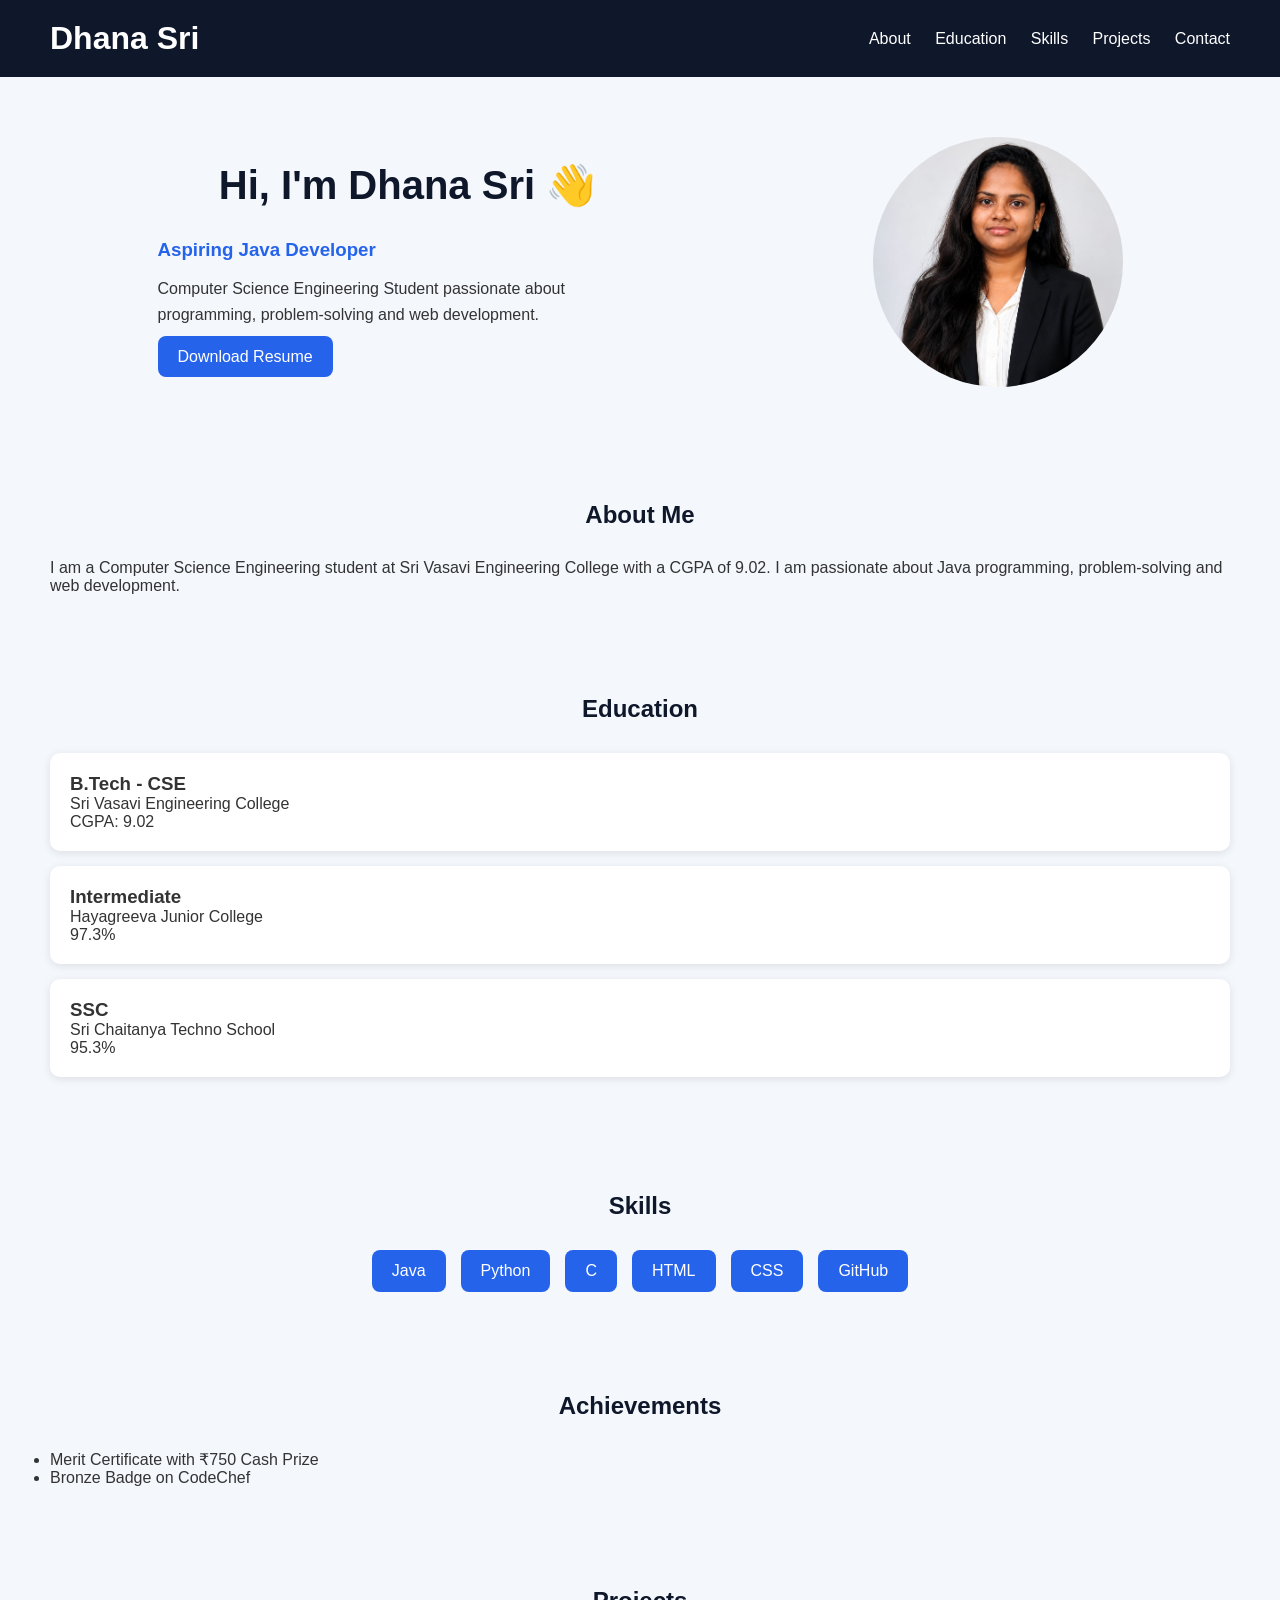
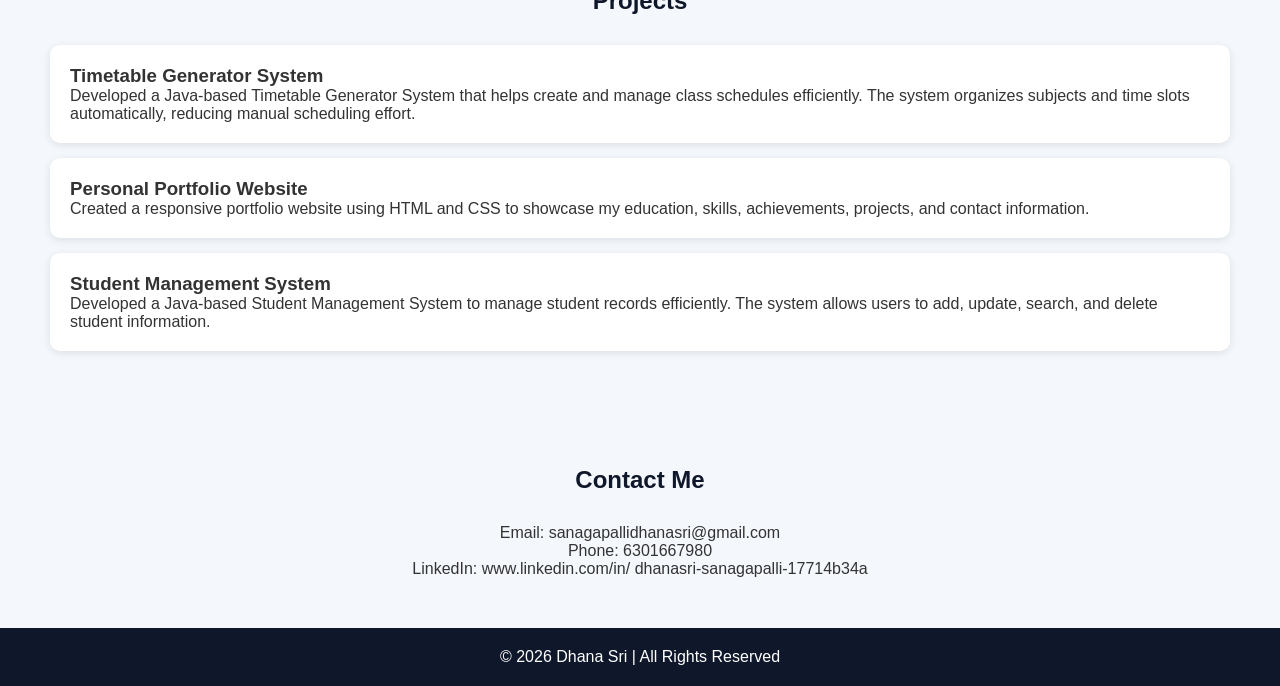
<file: index.html>
<!DOCTYPE html>
<html lang="en">
<head>
    <meta charset="UTF-8">
    <meta name="viewport" content="width=device-width, initial-scale=1.0">
    <title>Dhana Sri Portfolio</title>
    <link rel="stylesheet" href="style.css">
</head>
<body>

    <!-- Header -->
    <header>
        <h1>Dhana Sri</h1>
        <nav>
            <a href="#about">About</a>
            <a href="#education">Education</a>
            <a href="#skills">Skills</a>
            <a href="#projects">Projects</a>
            <a href="#contact">Contact</a>
        </nav>
    </header>

    <!-- Hero Section -->
    <section class="hero">
        <div class="hero-content">
            <h2>Hi, I'm Dhana Sri 👋</h2>
            <h3>Aspiring Java Developer</h3>
            <p>
                Computer Science Engineering Student passionate about
                programming, problem-solving and web development.
            </p>

            <a href="resume.pdf" class="btn" download>
                Download Resume
            </a>
        </div>

        <div class="hero-image">
            <img src="Dhnaupic.jpgfile.jpeg" alt="Profile Photo">
        </div>
    </section>

    <!-- About -->
    <section id="about">
        <h2>About Me</h2>

        <p>
            I am a Computer Science Engineering student at
            Sri Vasavi Engineering College with a CGPA of 9.02.
            I am passionate about Java programming,
            problem-solving and web development.
        </p>
    </section>

    <!-- Education -->
    <section id="education">
        <h2>Education</h2>

        <div class="card">
            <h3>B.Tech - CSE</h3>
            <p>Sri Vasavi Engineering College</p>
            <p>CGPA: 9.02</p>
        </div>

        <div class="card">
            <h3>Intermediate</h3>
            <p>Hayagreeva Junior College</p>
            <p>97.3%</p>
        </div>

        <div class="card">
            <h3>SSC</h3>
            <p>Sri Chaitanya Techno School</p>
            <p>95.3%</p>
        </div>
    </section>

    <!-- Skills -->
    <section id="skills">
        <h2>Skills</h2>

        <div class="skills-container">
            <div class="skill">Java</div>
            <div class="skill">Python</div>
            <div class="skill">C</div>
            <div class="skill">HTML</div>
            <div class="skill">CSS</div>
            <div class="skill">GitHub</div>
        </div>
    </section>

    <!-- Achievements -->
    <section id="achievements">
        <h2>Achievements</h2>

        <ul>
            <li>Merit Certificate with ₹750 Cash Prize</li>
            <li>Bronze Badge on CodeChef</li>
        </ul>
    </section>

    <!-- Projects -->
    <section id="projects">
        <h2>Projects</h2>

        <div class="card">
         <h3>Timetable Generator System</h3>
<p>
    Developed a Java-based Timetable Generator System that helps
    create and manage class schedules efficiently. The system
    organizes subjects and time slots automatically, reducing
    manual scheduling effort.
</p> 
        </div>

        <div class="card">
            <h3>Personal Portfolio Website</h3>
<p>
    Created a responsive portfolio website using HTML and CSS
    to showcase my education, skills, achievements, projects,
    and contact information.
</p>
</div>
        <div class="card">
           <h3>Student Management System</h3>
<p>
    Developed a Java-based Student Management System to manage
    student records efficiently. The system allows users to add,
    update, search, and delete student information.
</p>     
        </div>
    </section>

    <!-- Contact -->
    <section id="contact">
        <h2>Contact Me</h2>

        <p>Email: sanagapallidhanasri@gmail.com</p>
        <p>Phone: 6301667980</p>
        <p>LinkedIn: www.linkedin.com/in/ dhanasri-sanagapalli-17714b34a</p>
    </section>

    <!-- Footer -->
    <footer>
        <p>© 2026 Dhana Sri | All Rights Reserved</p>
    </footer>

</body>
</html>
</file>
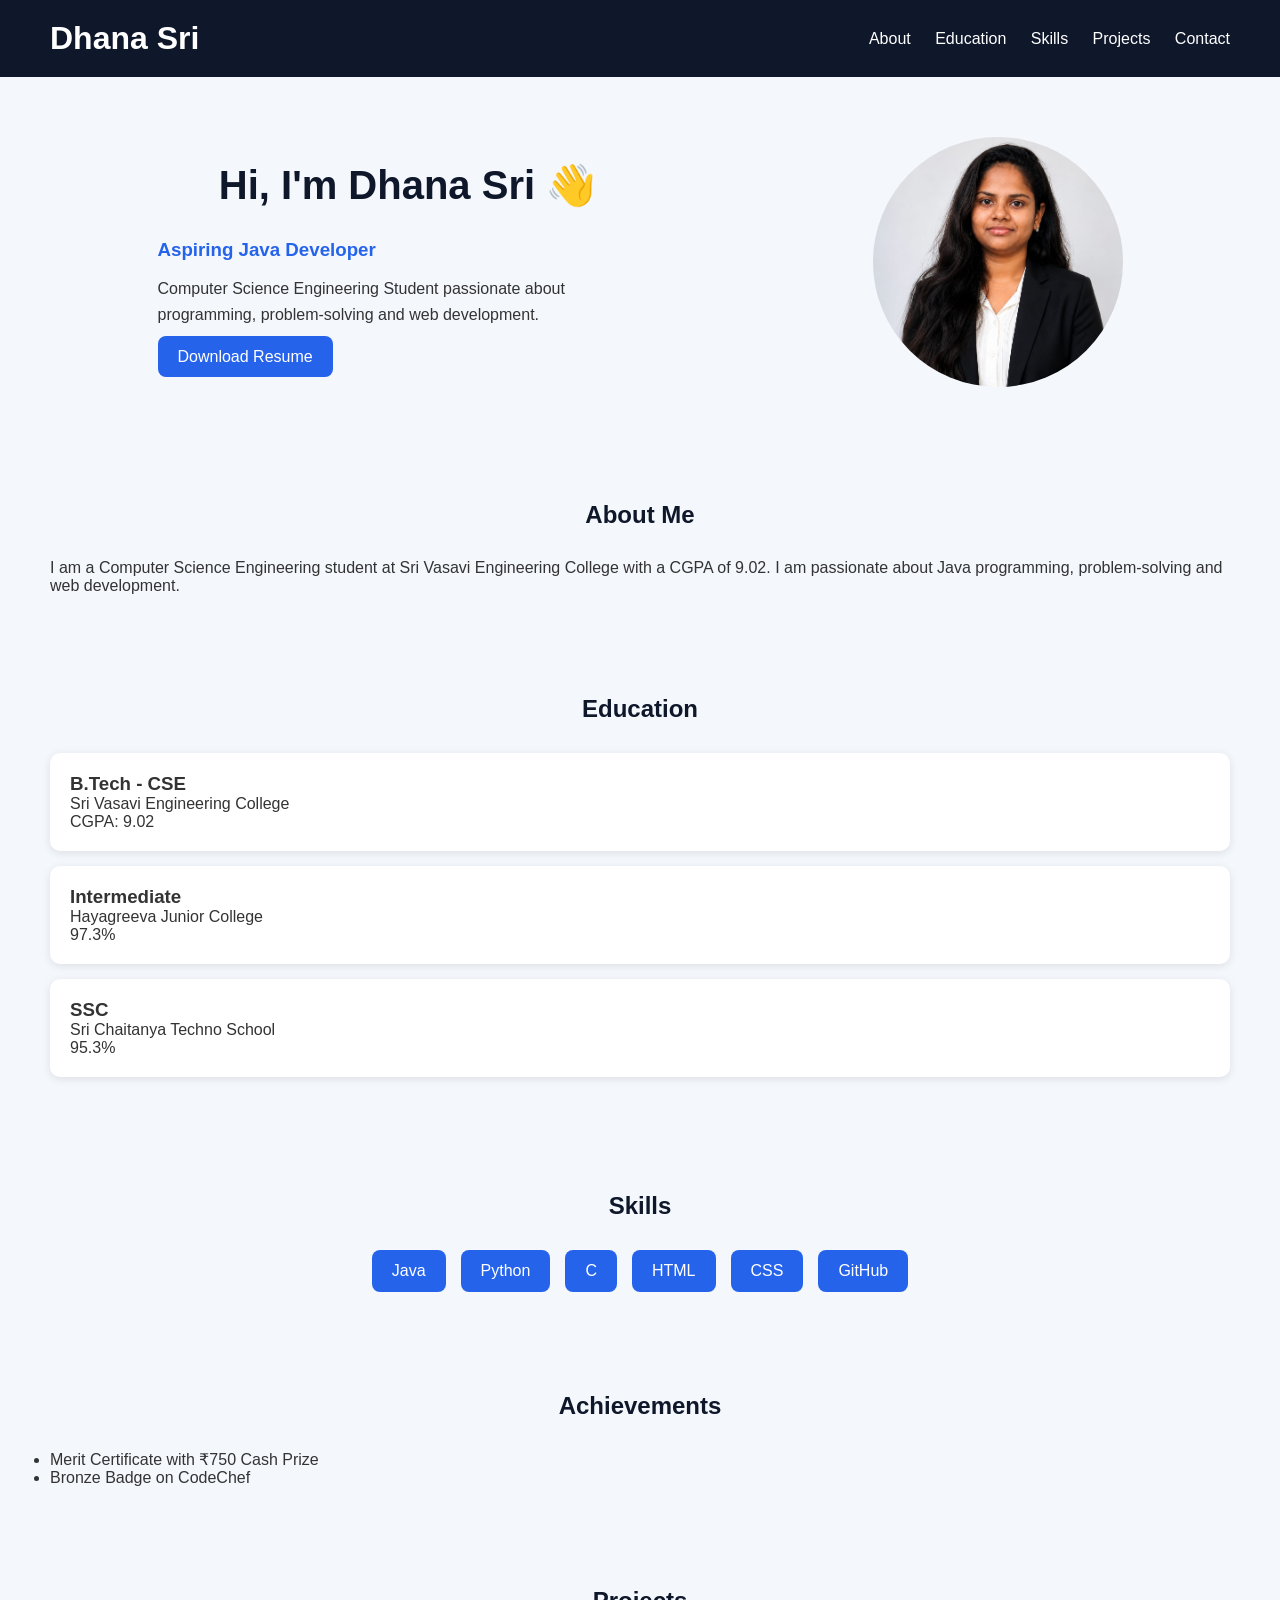
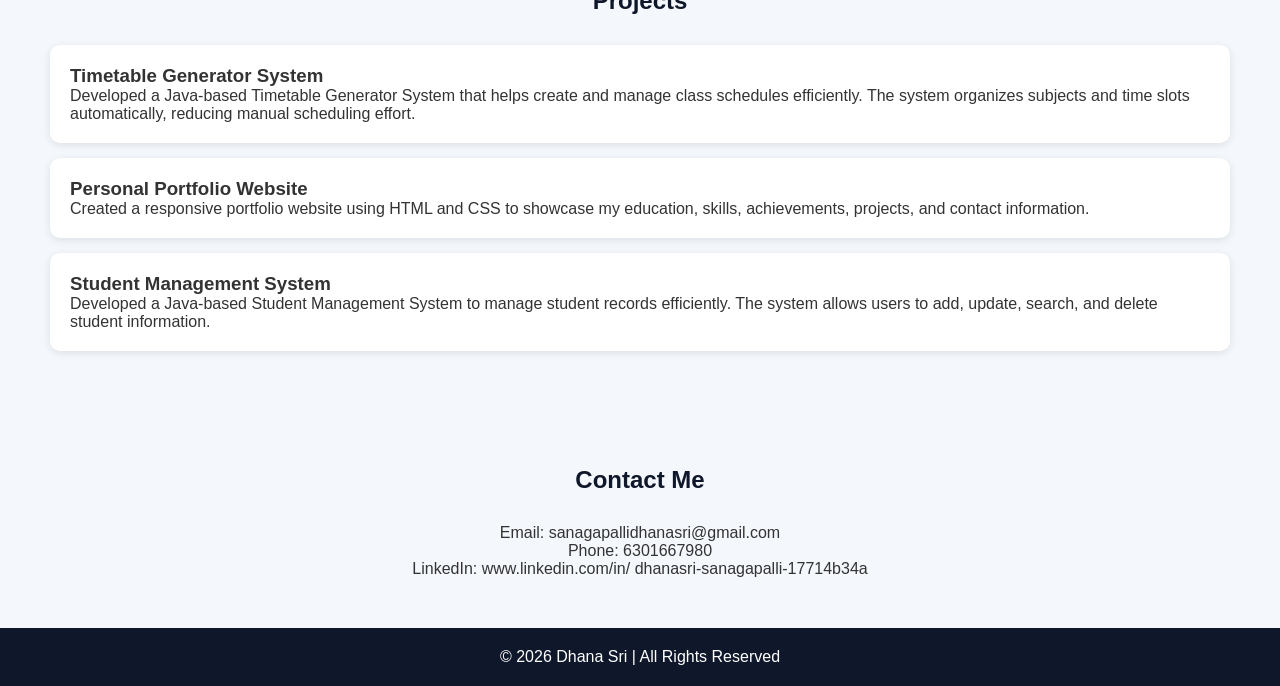
<file: portfolio.html>
<!DOCTYPE html>
<html lang="en">
<head>
    <meta charset="UTF-8">
    <meta name="viewport" content="width=device-width, initial-scale=1.0">
    <title>Dhana Sri Portfolio</title>
    <link rel="stylesheet" href="style.css">
</head>
<body>

    <!-- Header -->
    <header>
        <h1>Dhana Sri</h1>
        <nav>
            <a href="#about">About</a>
            <a href="#education">Education</a>
            <a href="#skills">Skills</a>
            <a href="#projects">Projects</a>
            <a href="#contact">Contact</a>
        </nav>
    </header>

    <!-- Hero Section -->
    <section class="hero">
        <div class="hero-content">
            <h2>Hi, I'm Dhana Sri 👋</h2>
            <h3>Aspiring Java Developer</h3>
            <p>
                Computer Science Engineering Student passionate about
                programming, problem-solving and web development.
            </p>

            <a href="resume.pdf" class="btn" download>
                Download Resume
            </a>
        </div>

        <div class="hero-image">
            <img src="Dhnaupic.jpgfile.jpeg" alt="Profile Photo">
        </div>
    </section>

    <!-- About -->
    <section id="about">
        <h2>About Me</h2>

        <p>
            I am a Computer Science Engineering student at
            Sri Vasavi Engineering College with a CGPA of 9.02.
            I am passionate about Java programming,
            problem-solving and web development.
        </p>
    </section>

    <!-- Education -->
    <section id="education">
        <h2>Education</h2>

        <div class="card">
            <h3>B.Tech - CSE</h3>
            <p>Sri Vasavi Engineering College</p>
            <p>CGPA: 9.02</p>
        </div>

        <div class="card">
            <h3>Intermediate</h3>
            <p>Hayagreeva Junior College</p>
            <p>97.3%</p>
        </div>

        <div class="card">
            <h3>SSC</h3>
            <p>Sri Chaitanya Techno School</p>
            <p>95.3%</p>
        </div>
    </section>

    <!-- Skills -->
    <section id="skills">
        <h2>Skills</h2>

        <div class="skills-container">
            <div class="skill">Java</div>
            <div class="skill">Python</div>
            <div class="skill">C</div>
            <div class="skill">HTML</div>
            <div class="skill">CSS</div>
            <div class="skill">GitHub</div>
        </div>
    </section>

    <!-- Achievements -->
    <section id="achievements">
        <h2>Achievements</h2>

        <ul>
            <li>Merit Certificate with ₹750 Cash Prize</li>
            <li>Bronze Badge on CodeChef</li>
        </ul>
    </section>

    <!-- Projects -->
    <section id="projects">
        <h2>Projects</h2>

        <div class="card">
         <h3>Timetable Generator System</h3>
<p>
    Developed a Java-based Timetable Generator System that helps
    create and manage class schedules efficiently. The system
    organizes subjects and time slots automatically, reducing
    manual scheduling effort.
</p> 
        </div>

        <div class="card">
            <h3>Personal Portfolio Website</h3>
<p>
    Created a responsive portfolio website using HTML and CSS
    to showcase my education, skills, achievements, projects,
    and contact information.
</p>
</div>
        <div class="card">
           <h3>Student Management System</h3>
<p>
    Developed a Java-based Student Management System to manage
    student records efficiently. The system allows users to add,
    update, search, and delete student information.
</p>     
        </div>
    </section>

    <!-- Contact -->
    <section id="contact">
        <h2>Contact Me</h2>

        <p>Email: sanagapallidhanasri@gmail.com</p>
        <p>Phone: 6301667980</p>
        <p>LinkedIn: www.linkedin.com/in/ dhanasri-sanagapalli-17714b34a</p>
    </section>

    <!-- Footer -->
    <footer>
        <p>© 2026 Dhana Sri | All Rights Reserved</p>
    </footer>

</body>
</html>
</file>
<file: style.css>
*{
    margin:0;
    padding:0;
    box-sizing:border-box;
    font-family:Arial, sans-serif;
}

body{
    background:#f4f7fc;
    color:#333;
}

/* Header */

header{
    background:#0f172a;
    color:white;
    padding:20px 50px;

    display:flex;
    justify-content:space-between;
    align-items:center;
}

nav a{
    color:white;
    text-decoration:none;
    margin-left:20px;
}

nav a:hover{
    color:#38bdf8;
}

/* Hero */

.hero{
    display:flex;
    justify-content:space-around;
    align-items:center;

    padding:60px 50px;
}

.hero-content{
    max-width:500px;
}

.hero-content h2{
    font-size:40px;
}

.hero-content h3{
    color:#2563eb;
    margin:15px 0;
}

.hero-content p{
    margin-bottom:20px;
    line-height:1.6;
}

.btn{
    background:#2563eb;
    color:white;
    padding:12px 20px;
    text-decoration:none;
    border-radius:8px;
}

.btn:hover{
    background:#1d4ed8;
}

.hero-image img{
    width:250px;
    height:250px;
    border-radius:50%;
    object-fit:cover;
}

/* Sections */

section{
    padding:50px;
}

section h2{
    text-align:center;
    margin-bottom:30px;
    color:#0f172a;
}

/* Cards */

.card{
    background:white;
    padding:20px;
    margin:15px 0;
    border-radius:10px;
    box-shadow:0 2px 8px rgba(0,0,0,0.1);
}

/* Skills */

.skills-container{
    display:flex;
    flex-wrap:wrap;
    gap:15px;
    justify-content:center;
}

.skill{
    background:#2563eb;
    color:white;
    padding:12px 20px;
    border-radius:8px;
}

/* Contact */

#contact{
    text-align:center;
}

/* Footer */

footer{
    background:#0f172a;
    color:white;
    text-align:center;
    padding:20px;
}
</file>
